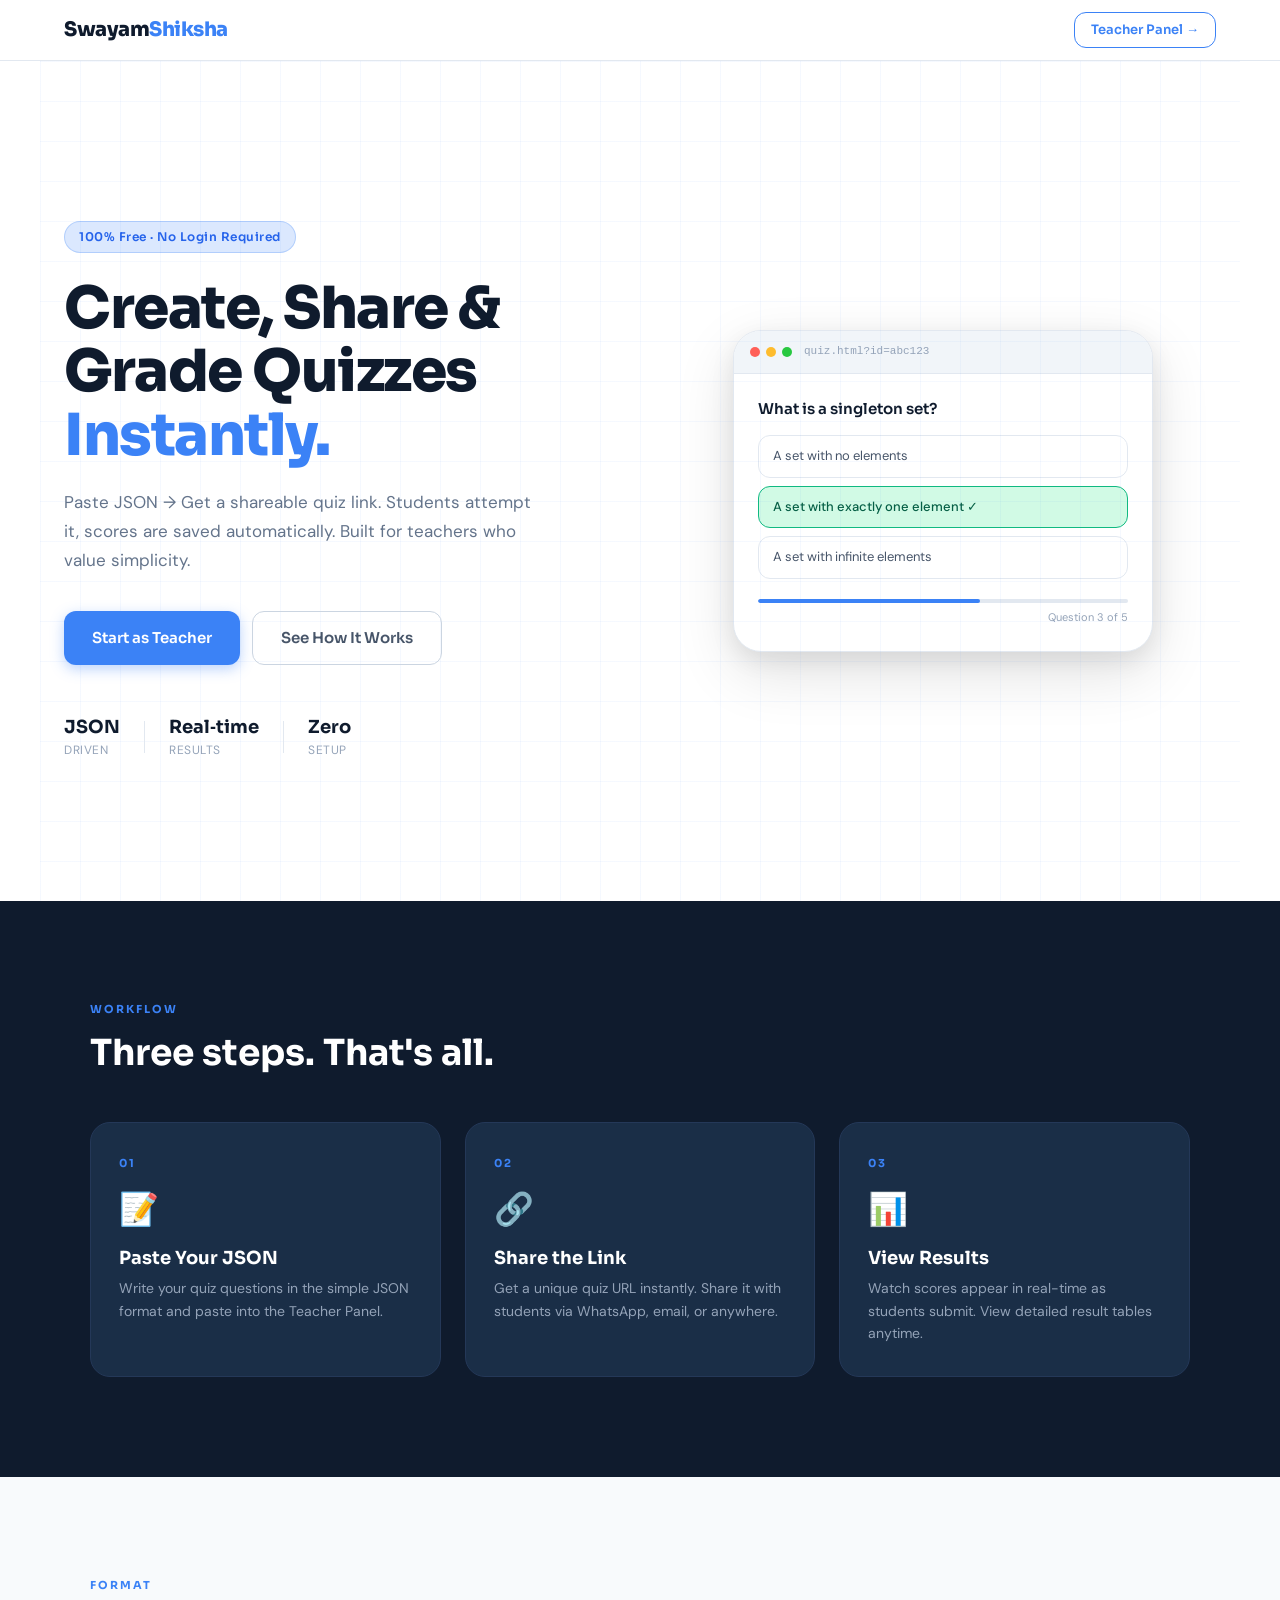
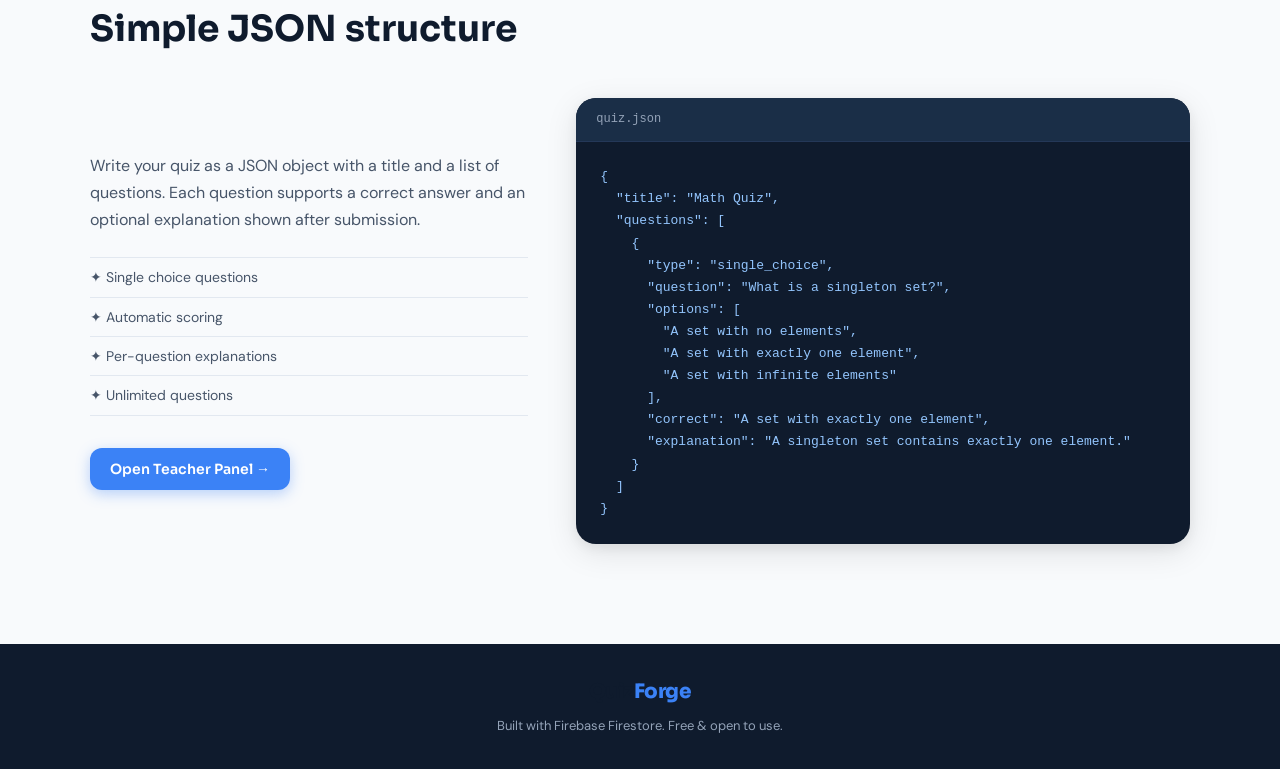
<file: index.html>
<!DOCTYPE html>
<html lang="en">
<head>
  <meta charset="UTF-8" />
  <meta name="viewport" content="width=device-width, initial-scale=1.0" />
  <title>SwayamShiksha</title>
  <link rel="stylesheet" href="css/style.css" />
  <link rel="preconnect" href="https://fonts.googleapis.com" />
  <link rel="preconnect" href="https://fonts.gstatic.com" crossorigin />
  <link href="https://fonts.googleapis.com/css2?family=Sora:wght@300;400;600;700;800&family=DM+Sans:ital,wght@0,300;0,400;0,500;1,400&display=swap" rel="stylesheet" />
</head>
<body class="landing-body">

  <!-- Navigation -->
  <nav class="navbar">
    <div class="nav-inner">
      <a href="index.html" class="logo">Swayam<span>Shiksha</span></a>
      <a href="teacher.html" class="btn btn-outline-nav">Teacher Panel →</a>
    </div>
  </nav>

  <!-- Hero Section -->
  <section class="hero">
    <div class="hero-bg-grid"></div>
    <div class="hero-content">
      <div class="hero-badge">100% Free · No Login Required</div>
      <h1 class="hero-title">Create, Share &amp;<br />Grade Quizzes<br /><span class="accent-text">Instantly.</span></h1>
      <p class="hero-subtitle">
        Paste JSON → Get a shareable quiz link. Students attempt it, scores are saved automatically. Built for teachers who value simplicity.
      </p>
      <div class="hero-actions">
        <a href="teacher.html" class="btn btn-primary btn-lg">Start as Teacher</a>
        <a href="#how-it-works" class="btn btn-ghost btn-lg">See How It Works</a>
      </div>
      <div class="hero-stats">
        <div class="stat"><span class="stat-num">JSON</span><span class="stat-label">Driven</span></div>
        <div class="stat-divider"></div>
        <div class="stat"><span class="stat-num">Real‑time</span><span class="stat-label">Results</span></div>
        <div class="stat-divider"></div>
        <div class="stat"><span class="stat-num">Zero</span><span class="stat-label">Setup</span></div>
      </div>
    </div>
    <div class="hero-visual">
      <div class="demo-card">
        <div class="demo-card-header">
          <div class="demo-dot red"></div>
          <div class="demo-dot yellow"></div>
          <div class="demo-dot green"></div>
          <span class="demo-label">quiz.html?id=abc123</span>
        </div>
        <div class="demo-card-body">
          <div class="demo-question">What is a singleton set?</div>
          <div class="demo-options">
            <div class="demo-option">A set with no elements</div>
            <div class="demo-option demo-selected">A set with exactly one element ✓</div>
            <div class="demo-option">A set with infinite elements</div>
          </div>
          <div class="demo-progress">
            <div class="demo-progress-bar" style="width: 60%"></div>
          </div>
          <div class="demo-progress-label">Question 3 of 5</div>
        </div>
      </div>
    </div>
  </section>

  <!-- How It Works -->
  <section class="how-section" id="how-it-works">
    <div class="section-inner">
      <div class="section-label">WORKFLOW</div>
      <h2 class="section-title">Three steps. That's all.</h2>
      <div class="steps-grid">
        <div class="step-card">
          <div class="step-number">01</div>
          <div class="step-icon">📝</div>
          <h3>Paste Your JSON</h3>
          <p>Write your quiz questions in the simple JSON format and paste into the Teacher Panel.</p>
        </div>
        <div class="step-card">
          <div class="step-number">02</div>
          <div class="step-icon">🔗</div>
          <h3>Share the Link</h3>
          <p>Get a unique quiz URL instantly. Share it with students via WhatsApp, email, or anywhere.</p>
        </div>
        <div class="step-card">
          <div class="step-number">03</div>
          <div class="step-icon">📊</div>
          <h3>View Results</h3>
          <p>Watch scores appear in real-time as students submit. View detailed result tables anytime.</p>
        </div>
      </div>
    </div>
  </section>

  <!-- JSON Format Preview -->
  <section class="json-section">
    <div class="section-inner">
      <div class="section-label">FORMAT</div>
      <h2 class="section-title">Simple JSON structure</h2>
      <div class="json-split">
        <div class="json-info">
          <p>Write your quiz as a JSON object with a title and a list of questions. Each question supports a correct answer and an optional explanation shown after submission.</p>
          <ul class="json-features">
            <li>✦ Single choice questions</li>
            <li>✦ Automatic scoring</li>
            <li>✦ Per-question explanations</li>
            <li>✦ Unlimited questions</li>
          </ul>
          <a href="teacher.html" class="btn btn-primary">Open Teacher Panel →</a>
        </div>
        <div class="json-code-block">
          <div class="code-header">quiz.json</div>
          <pre class="code-content">{
  "title": "Math Quiz",
  "questions": [
    {
      "type": "single_choice",
      "question": "What is a singleton set?",
      "options": [
        "A set with no elements",
        "A set with exactly one element",
        "A set with infinite elements"
      ],
      "correct": "A set with exactly one element",
      "explanation": "A singleton set contains exactly one element."
    }
  ]
}</pre>
        </div>
      </div>
    </div>
  </section>

  <!-- Footer -->
  <footer class="footer">
    <div class="footer-inner">
      <span class="logo">Quiz<span>Forge</span></span>
      <p>Built with Firebase Firestore. Free &amp; open to use.</p>
    </div>
  </footer>

</body>
</html>
</file>
<file: css/style.css>
/* =====================================================
   QuizForge — Main Stylesheet
   Design: Clean academic, navy + white + electric blue
   Fonts: Sora (display) + DM Sans (body)
   ===================================================== */

/* ─── CSS Variables ─────────────────────────────────── */
:root {
  --navy:        #0F1B2D;
  --navy-mid:    #1A2E47;
  --navy-light:  #243858;
  --blue:        #3B82F6;
  --blue-dark:   #2563EB;
  --blue-glow:   rgba(59, 130, 246, 0.18);
  --green:       #10B981;
  --green-light: #D1FAE5;
  --red:         #EF4444;
  --red-light:   #FEE2E2;
  --yellow:      #F59E0B;
  --white:       #FFFFFF;
  --off-white:   #F8FAFC;
  --gray-50:     #F8FAFC;
  --gray-100:    #F1F5F9;
  --gray-200:    #E2E8F0;
  --gray-300:    #CBD5E1;
  --gray-400:    #94A3B8;
  --gray-500:    #64748B;
  --gray-600:    #475569;
  --gray-700:    #334155;
  --gray-800:    #1E293B;
  --radius-sm:   6px;
  --radius:      12px;
  --radius-lg:   20px;
  --radius-xl:   28px;
  --shadow-sm:   0 1px 3px rgba(0,0,0,0.08), 0 1px 2px rgba(0,0,0,0.06);
  --shadow:      0 4px 16px rgba(0,0,0,0.08), 0 2px 6px rgba(0,0,0,0.05);
  --shadow-md:   0 8px 32px rgba(0,0,0,0.10), 0 4px 12px rgba(0,0,0,0.06);
  --shadow-lg:   0 20px 60px rgba(0,0,0,0.12), 0 8px 24px rgba(0,0,0,0.08);
  --transition:  0.2s cubic-bezier(0.4, 0, 0.2, 1);
}

/* ─── Reset & Base ───────────────────────────────────── */
*, *::before, *::after { box-sizing: border-box; margin: 0; padding: 0; }

html { scroll-behavior: smooth; }

body {
  font-family: 'DM Sans', sans-serif;
  font-size: 16px;
  line-height: 1.6;
  color: var(--gray-700);
  background: var(--off-white);
  -webkit-font-smoothing: antialiased;
}

h1, h2, h3, h4 {
  font-family: 'Sora', sans-serif;
  line-height: 1.2;
  color: var(--navy);
  font-weight: 700;
}

a { text-decoration: none; color: inherit; }
input, textarea, button { font-family: inherit; }
img { max-width: 100%; }

/* ─── Utility ────────────────────────────────────────── */
.hidden { display: none !important; }

/* ─── Navbar ─────────────────────────────────────────── */
.navbar {
  position: sticky;
  top: 0;
  z-index: 100;
  background: rgba(255,255,255,0.95);
  backdrop-filter: blur(12px);
  border-bottom: 1px solid var(--gray-200);
}

.nav-inner {
  max-width: 1200px;
  margin: 0 auto;
  padding: 0 24px;
  height: 60px;
  display: flex;
  align-items: center;
  justify-content: space-between;
}

.logo {
  font-family: 'Sora', sans-serif;
  font-size: 20px;
  font-weight: 800;
  color: var(--navy);
  letter-spacing: -0.5px;
}

.logo span { color: var(--blue); }

.nav-page-label {
  font-family: 'Sora', sans-serif;
  font-size: 13px;
  font-weight: 600;
  color: var(--gray-500);
  letter-spacing: 0.5px;
  text-transform: uppercase;
}

/* ─── Buttons ────────────────────────────────────────── */
.btn {
  display: inline-flex;
  align-items: center;
  justify-content: center;
  gap: 8px;
  padding: 10px 20px;
  border-radius: var(--radius);
  border: none;
  cursor: pointer;
  font-family: 'Sora', sans-serif;
  font-weight: 600;
  font-size: 14px;
  transition: all var(--transition);
  white-space: nowrap;
}

.btn-primary {
  background: var(--blue);
  color: var(--white);
  box-shadow: 0 4px 14px rgba(59,130,246,0.35);
}

.btn-primary:hover {
  background: var(--blue-dark);
  transform: translateY(-1px);
  box-shadow: 0 6px 20px rgba(59,130,246,0.45);
}

.btn-primary:active { transform: translateY(0); }

.btn-ghost {
  background: transparent;
  color: var(--gray-600);
  border: 1.5px solid var(--gray-300);
}

.btn-ghost:hover {
  background: var(--gray-100);
  border-color: var(--gray-400);
  color: var(--navy);
}

.btn-outline-nav {
  background: transparent;
  color: var(--blue);
  border: 1.5px solid var(--blue);
  padding: 7px 16px;
  font-size: 13px;
}

.btn-outline-nav:hover { background: var(--blue-glow); }

.btn-success {
  background: var(--green);
  color: var(--white);
  box-shadow: 0 4px 14px rgba(16,185,129,0.35);
}

.btn-success:hover { background: #059669; transform: translateY(-1px); }

.btn-danger {
  background: transparent;
  color: var(--red);
  border: 1.5px solid var(--red);
}

.btn-danger:hover { background: var(--red-light); }

.btn-copy {
  background: var(--navy);
  color: var(--white);
  border: none;
  padding: 8px 14px;
  border-radius: var(--radius-sm);
  font-size: 13px;
  font-weight: 600;
  cursor: pointer;
  transition: background var(--transition);
}

.btn-copy:hover { background: var(--navy-mid); }

.btn-lg { padding: 14px 28px; font-size: 15px; }
.btn-sm { padding: 7px 14px; font-size: 13px; }
.btn-block { width: 100%; }

/* ─── Landing: Hero ──────────────────────────────────── */
.landing-body { background: var(--white); }

.hero {
  min-height: calc(100vh - 60px);
  display: grid;
  grid-template-columns: 1fr 1fr;
  align-items: center;
  max-width: 1200px;
  margin: 0 auto;
  padding: 80px 24px 60px;
  gap: 60px;
  position: relative;
}

.hero-bg-grid {
  position: absolute;
  inset: 0;
  background-image:
    linear-gradient(rgba(59,130,246,0.05) 1px, transparent 1px),
    linear-gradient(90deg, rgba(59,130,246,0.05) 1px, transparent 1px);
  background-size: 40px 40px;
  pointer-events: none;
}

.hero-content { position: relative; z-index: 1; }

.hero-badge {
  display: inline-block;
  padding: 5px 14px;
  background: var(--blue-glow);
  color: var(--blue-dark);
  border: 1px solid rgba(59,130,246,0.25);
  border-radius: 100px;
  font-size: 12px;
  font-weight: 600;
  letter-spacing: 0.5px;
  margin-bottom: 24px;
  font-family: 'Sora', sans-serif;
}

.hero-title {
  font-size: clamp(38px, 5vw, 58px);
  font-weight: 800;
  color: var(--navy);
  line-height: 1.1;
  letter-spacing: -1.5px;
  margin-bottom: 20px;
}

.accent-text { color: var(--blue); }

.hero-subtitle {
  font-size: 17px;
  color: var(--gray-500);
  max-width: 480px;
  line-height: 1.7;
  margin-bottom: 36px;
}

.hero-actions { display: flex; gap: 12px; flex-wrap: wrap; margin-bottom: 48px; }

.hero-stats {
  display: flex;
  align-items: center;
  gap: 24px;
}

.stat { display: flex; flex-direction: column; }
.stat-num { font-family: 'Sora', sans-serif; font-size: 18px; font-weight: 700; color: var(--navy); }
.stat-label { font-size: 12px; color: var(--gray-400); text-transform: uppercase; letter-spacing: 0.5px; }
.stat-divider { width: 1px; height: 32px; background: var(--gray-200); }

/* ─── Demo Card (hero visual) ────────────────────────── */
.hero-visual { display: flex; justify-content: center; }

.demo-card {
  background: var(--white);
  border-radius: var(--radius-xl);
  box-shadow: var(--shadow-lg);
  border: 1px solid var(--gray-200);
  width: 100%;
  max-width: 420px;
  overflow: hidden;
  animation: floatCard 4s ease-in-out infinite;
}

@keyframes floatCard {
  0%, 100% { transform: translateY(0px); }
  50% { transform: translateY(-10px); }
}

.demo-card-header {
  background: var(--gray-100);
  padding: 12px 16px;
  display: flex;
  align-items: center;
  gap: 6px;
  border-bottom: 1px solid var(--gray-200);
}

.demo-dot { width: 10px; height: 10px; border-radius: 50%; }
.demo-dot.red { background: #FF5F57; }
.demo-dot.yellow { background: #FEBC2E; }
.demo-dot.green { background: #28C840; }
.demo-label { font-size: 11px; color: var(--gray-400); margin-left: 6px; font-family: monospace; }

.demo-card-body { padding: 24px; }

.demo-question {
  font-family: 'Sora', sans-serif;
  font-size: 15px;
  font-weight: 600;
  color: var(--navy);
  margin-bottom: 16px;
  line-height: 1.4;
}

.demo-options { display: flex; flex-direction: column; gap: 8px; margin-bottom: 20px; }

.demo-option {
  padding: 10px 14px;
  border-radius: var(--radius);
  border: 1.5px solid var(--gray-200);
  font-size: 13px;
  color: var(--gray-600);
  transition: all var(--transition);
}

.demo-selected {
  background: var(--green-light);
  border-color: var(--green);
  color: #065F46;
  font-weight: 500;
}

.demo-progress { height: 4px; background: var(--gray-200); border-radius: 4px; overflow: hidden; }
.demo-progress-bar { height: 100%; background: var(--blue); border-radius: 4px; }
.demo-progress-label { font-size: 11px; color: var(--gray-400); margin-top: 6px; text-align: right; }

/* ─── How It Works Section ───────────────────────────── */
.how-section {
  background: var(--navy);
  padding: 100px 24px;
}

.section-inner { max-width: 1100px; margin: 0 auto; }

.section-label {
  font-family: 'Sora', sans-serif;
  font-size: 11px;
  font-weight: 700;
  letter-spacing: 2px;
  color: var(--blue);
  text-transform: uppercase;
  margin-bottom: 12px;
}

.how-section .section-title {
  font-size: 36px;
  font-weight: 700;
  color: var(--white);
  margin-bottom: 48px;
}

.steps-grid {
  display: grid;
  grid-template-columns: repeat(3, 1fr);
  gap: 24px;
}

.step-card {
  background: var(--navy-mid);
  border: 1px solid var(--navy-light);
  border-radius: var(--radius-lg);
  padding: 32px 28px;
  position: relative;
  transition: all var(--transition);
}

.step-card:hover {
  border-color: var(--blue);
  transform: translateY(-4px);
  box-shadow: 0 0 30px rgba(59,130,246,0.15);
}

.step-number {
  font-family: 'Sora', sans-serif;
  font-size: 11px;
  font-weight: 700;
  letter-spacing: 2px;
  color: var(--blue);
  margin-bottom: 12px;
}

.step-icon { font-size: 32px; margin-bottom: 12px; }

.step-card h3 {
  font-size: 18px;
  color: var(--white);
  margin-bottom: 8px;
}

.step-card p { font-size: 14px; color: var(--gray-400); line-height: 1.6; }

/* ─── JSON Format Section ────────────────────────────── */
.json-section {
  padding: 100px 24px;
  background: var(--off-white);
}

.section-title {
  font-size: 36px;
  font-weight: 700;
  margin-bottom: 48px;
}

.json-split {
  display: grid;
  grid-template-columns: 1fr 1.4fr;
  gap: 48px;
  align-items: center;
}

.json-info p {
  font-size: 16px;
  color: var(--gray-600);
  margin-bottom: 24px;
  line-height: 1.7;
}

.json-features { list-style: none; margin-bottom: 32px; }
.json-features li { padding: 8px 0; font-size: 14px; color: var(--gray-600); border-bottom: 1px solid var(--gray-200); }
.json-features li:first-child { border-top: 1px solid var(--gray-200); }

.json-code-block {
  background: var(--navy);
  border-radius: var(--radius-lg);
  overflow: hidden;
  box-shadow: var(--shadow-md);
}

.code-header {
  padding: 12px 20px;
  background: var(--navy-mid);
  font-size: 12px;
  color: var(--gray-400);
  font-family: monospace;
  border-bottom: 1px solid var(--navy-light);
}

.code-content {
  padding: 24px;
  font-family: 'Courier New', monospace;
  font-size: 13px;
  line-height: 1.7;
  color: #93C5FD;
  overflow-x: auto;
  white-space: pre;
}

/* ─── Footer ─────────────────────────────────────────── */
.footer {
  background: var(--navy);
  padding: 32px 24px;
  text-align: center;
}

.footer-inner { max-width: 1200px; margin: 0 auto; }
.footer p { color: var(--gray-400); font-size: 13px; margin-top: 8px; }

/* ─── App Body Layout ────────────────────────────────── */
.app-body { background: var(--gray-50); min-height: 100vh; }

.app-layout {
  max-width: 1200px;
  margin: 0 auto;
  padding: 32px 24px;
  display: grid;
  grid-template-columns: 420px 1fr;
  gap: 24px;
  align-items: start;
}

/* ─── Panels ─────────────────────────────────────────── */
.panel {
  background: var(--white);
  border-radius: var(--radius-xl);
  border: 1px solid var(--gray-200);
  box-shadow: var(--shadow-sm);
  padding: 28px;
}

.panel-header { margin-bottom: 24px; }
.panel-title { font-size: 20px; margin-bottom: 6px; }
.panel-subtitle { font-size: 13px; color: var(--gray-400); }

/* ─── Form Fields ────────────────────────────────────── */
.field-group { margin-bottom: 16px; }

.field-label {
  display: block;
  font-size: 12px;
  font-weight: 600;
  font-family: 'Sora', sans-serif;
  color: var(--gray-600);
  text-transform: uppercase;
  letter-spacing: 0.5px;
  margin-bottom: 8px;
}

.json-textarea {
  width: 100%;
  height: 260px;
  padding: 14px;
  border: 1.5px solid var(--gray-200);
  border-radius: var(--radius);
  font-family: 'Courier New', monospace;
  font-size: 12px;
  line-height: 1.6;
  color: var(--navy);
  background: var(--gray-50);
  resize: vertical;
  outline: none;
  transition: border-color var(--transition);
}

.json-textarea:focus { border-color: var(--blue); background: var(--white); }

.text-input {
  width: 100%;
  padding: 12px 16px;
  border: 1.5px solid var(--gray-200);
  border-radius: var(--radius);
  font-size: 15px;
  color: var(--navy);
  background: var(--white);
  outline: none;
  transition: border-color var(--transition);
}

.text-input:focus { border-color: var(--blue); }

.field-error {
  margin-top: 6px;
  font-size: 12px;
  color: var(--red);
  font-weight: 500;
}

/* ─── Success Box ────────────────────────────────────── */
.success-box {
  margin-top: 16px;
  padding: 16px;
  background: var(--green-light);
  border: 1.5px solid var(--green);
  border-radius: var(--radius);
  display: flex;
  gap: 12px;
  align-items: flex-start;
}

.success-icon {
  width: 28px;
  height: 28px;
  background: var(--green);
  color: var(--white);
  border-radius: 50%;
  display: flex;
  align-items: center;
  justify-content: center;
  font-size: 14px;
  flex-shrink: 0;
  font-weight: 700;
}

.success-label { font-size: 12px; font-weight: 600; color: #065F46; margin-bottom: 8px; font-family: 'Sora', sans-serif; }

.link-row { display: flex; gap: 8px; }

.link-input {
  flex: 1;
  padding: 8px 12px;
  border: 1px solid rgba(16,185,129,0.3);
  border-radius: var(--radius-sm);
  font-family: monospace;
  font-size: 12px;
  color: var(--navy);
  background: var(--white);
  outline: none;
}

/* ─── Format Guide ───────────────────────────────────── */
.format-guide {
  margin-top: 16px;
  border: 1px solid var(--gray-200);
  border-radius: var(--radius);
  overflow: hidden;
}

.format-guide summary {
  padding: 10px 14px;
  font-size: 13px;
  font-weight: 600;
  color: var(--gray-600);
  cursor: pointer;
  user-select: none;
}

.format-code {
  padding: 14px;
  background: var(--gray-800);
  color: #93C5FD;
  font-family: monospace;
  font-size: 11px;
  line-height: 1.6;
  overflow-x: auto;
}

/* ─── Quiz Card List (Teacher) ───────────────────────── */
.quiz-card-list { display: flex; flex-direction: column; gap: 12px; }

.quiz-item-card {
  border: 1px solid var(--gray-200);
  border-radius: var(--radius-lg);
  padding: 18px 20px;
  display: flex;
  align-items: center;
  justify-content: space-between;
  gap: 12px;
  transition: all var(--transition);
  background: var(--white);
}

.quiz-item-card:hover { border-color: var(--blue); box-shadow: 0 0 0 3px var(--blue-glow); }

.quiz-item-info { flex: 1; min-width: 0; }

.quiz-item-title {
  font-family: 'Sora', sans-serif;
  font-size: 15px;
  font-weight: 600;
  color: var(--navy);
  white-space: nowrap;
  overflow: hidden;
  text-overflow: ellipsis;
  margin-bottom: 4px;
}

.quiz-item-meta { font-size: 12px; color: var(--gray-400); }

.quiz-item-actions { display: flex; gap: 8px; flex-shrink: 0; }

/* ─── State Boxes ────────────────────────────────────── */
.state-box {
  text-align: center;
  padding: 48px 24px;
  color: var(--gray-400);
}

.state-box .state-icon { font-size: 40px; margin-bottom: 12px; }

.state-box p { font-size: 14px; }

.state-center {
  text-align: center;
  padding: 80px 24px;
  color: var(--gray-400);
}

.state-icon-lg { font-size: 56px; margin-bottom: 16px; }
.state-center h2 { font-size: 22px; margin-bottom: 8px; color: var(--navy); }
.state-center p { margin-bottom: 24px; }

/* ─── Spinner ────────────────────────────────────────── */
.spinner {
  width: 28px;
  height: 28px;
  border: 3px solid var(--gray-200);
  border-top-color: var(--blue);
  border-radius: 50%;
  animation: spin 0.7s linear infinite;
  margin: 0 auto 16px;
}

.spinner-lg { width: 44px; height: 44px; border-width: 4px; }

@keyframes spin { to { transform: rotate(360deg); } }

/* ─── Quiz Page Layout ───────────────────────────────── */
.quiz-body { background: var(--gray-100); }

.quiz-container {
  max-width: 680px;
  margin: 0 auto;
  padding: 32px 20px 60px;
}

/* ─── Name Gate ──────────────────────────────────────── */
.name-gate { display: flex; justify-content: center; padding: 20px 0; }

.name-gate-card {
  background: var(--white);
  border-radius: var(--radius-xl);
  padding: 40px;
  width: 100%;
  max-width: 440px;
  box-shadow: var(--shadow-md);
  border: 1px solid var(--gray-200);
  text-align: center;
}

.name-gate-icon { font-size: 48px; margin-bottom: 16px; }

.name-gate-title {
  font-size: 22px;
  margin-bottom: 8px;
  text-align: center;
}

.name-gate-subtitle {
  font-size: 14px;
  color: var(--gray-400);
  margin-bottom: 24px;
}

.name-gate-card .field-group { text-align: left; margin-bottom: 20px; }

.name-gate-note {
  font-size: 12px;
  color: var(--gray-400);
  margin-top: 14px;
}

/* ─── Quiz Main ──────────────────────────────────────── */
.quiz-main { display: flex; flex-direction: column; gap: 16px; }

.quiz-progress-wrap {
  background: var(--white);
  border-radius: var(--radius);
  padding: 14px 18px;
  border: 1px solid var(--gray-200);
  box-shadow: var(--shadow-sm);
}

.quiz-progress-meta {
  display: flex;
  justify-content: space-between;
  font-size: 12px;
  font-weight: 600;
  color: var(--gray-500);
  font-family: 'Sora', sans-serif;
  margin-bottom: 8px;
}

.quiz-progress-bar-track {
  height: 6px;
  background: var(--gray-200);
  border-radius: 6px;
  overflow: hidden;
}

.quiz-progress-bar-fill {
  height: 100%;
  background: linear-gradient(90deg, var(--blue), #60A5FA);
  border-radius: 6px;
  transition: width 0.4s cubic-bezier(0.4, 0, 0.2, 1);
}

/* ─── Question Card ──────────────────────────────────── */
.question-card {
  background: var(--white);
  border-radius: var(--radius-xl);
  padding: 32px;
  border: 1px solid var(--gray-200);
  box-shadow: var(--shadow);
  animation: slideIn 0.3s cubic-bezier(0.4, 0, 0.2, 1);
}

@keyframes slideIn {
  from { opacity: 0; transform: translateY(12px); }
  to { opacity: 1; transform: translateY(0); }
}

.question-number-badge {
  display: inline-block;
  background: var(--blue-glow);
  color: var(--blue-dark);
  font-family: 'Sora', sans-serif;
  font-size: 11px;
  font-weight: 700;
  letter-spacing: 1px;
  padding: 4px 10px;
  border-radius: 100px;
  margin-bottom: 16px;
  text-transform: uppercase;
}

.question-text {
  font-size: 20px;
  font-weight: 700;
  color: var(--navy);
  line-height: 1.4;
  margin-bottom: 24px;
}

.options-list { display: flex; flex-direction: column; gap: 10px; }

.option-item {
  padding: 14px 18px;
  border-radius: var(--radius);
  border: 2px solid var(--gray-200);
  font-size: 15px;
  color: var(--gray-700);
  cursor: pointer;
  transition: all var(--transition);
  user-select: none;
  display: flex;
  align-items: center;
  gap: 12px;
}

.option-item:hover {
  border-color: var(--blue);
  background: var(--blue-glow);
  color: var(--navy);
}

.option-item.selected {
  border-color: var(--blue);
  background: var(--blue-glow);
  color: var(--navy);
  font-weight: 500;
}

.option-item .option-letter {
  width: 26px;
  height: 26px;
  border-radius: 50%;
  background: var(--gray-100);
  display: flex;
  align-items: center;
  justify-content: center;
  font-family: 'Sora', sans-serif;
  font-size: 11px;
  font-weight: 700;
  color: var(--gray-500);
  flex-shrink: 0;
  transition: all var(--transition);
}

.option-item.selected .option-letter {
  background: var(--blue);
  color: var(--white);
}

/* ─── Quiz Navigation ────────────────────────────────── */
.quiz-nav {
  display: flex;
  gap: 10px;
  justify-content: space-between;
  align-items: center;
  flex-wrap: wrap;
}

/* ─── Dot Navigation ─────────────────────────────────── */
.dot-nav {
  display: flex;
  flex-wrap: wrap;
  gap: 8px;
  justify-content: center;
  padding: 8px 0;
}

.dot {
  width: 10px;
  height: 10px;
  border-radius: 50%;
  background: var(--gray-300);
  cursor: pointer;
  transition: all var(--transition);
}

.dot.answered { background: var(--blue); }
.dot.current { background: var(--navy); transform: scale(1.3); }

/* ─── Quiz Results ───────────────────────────────────── */
.quiz-result { display: flex; justify-content: center; }

.result-card {
  background: var(--white);
  border-radius: var(--radius-xl);
  padding: 40px 32px;
  max-width: 560px;
  width: 100%;
  text-align: center;
  box-shadow: var(--shadow-lg);
  border: 1px solid var(--gray-200);
  animation: slideIn 0.4s cubic-bezier(0.4, 0, 0.2, 1);
}

.result-trophy { font-size: 56px; margin-bottom: 8px; }
.result-name { font-size: 22px; color: var(--navy); margin-bottom: 20px; }

.result-score-ring {
  display: inline-flex;
  align-items: baseline;
  gap: 4px;
  background: var(--navy);
  color: var(--white);
  padding: 20px 32px;
  border-radius: var(--radius-xl);
  margin-bottom: 16px;
}

.result-score-num { font-family: 'Sora', sans-serif; font-size: 48px; font-weight: 800; }
.result-score-total { font-size: 20px; color: var(--gray-400); font-weight: 400; }

.result-percent { font-family: 'Sora', sans-serif; font-size: 24px; font-weight: 700; color: var(--blue); margin-bottom: 4px; }
.result-grade { font-size: 14px; color: var(--gray-400); margin-bottom: 32px; font-weight: 500; }

/* ─── Answer Review ──────────────────────────────────── */
.review-section { text-align: left; border-top: 1px solid var(--gray-200); padding-top: 24px; }
.review-heading { font-size: 16px; margin-bottom: 16px; color: var(--navy); }
.review-list { display: flex; flex-direction: column; gap: 12px; }

.review-item {
  padding: 14px 16px;
  border-radius: var(--radius);
  border-left: 4px solid var(--gray-300);
  background: var(--gray-50);
}

.review-item.correct { border-left-color: var(--green); background: var(--green-light); }
.review-item.wrong { border-left-color: var(--red); background: var(--red-light); }

.review-q { font-size: 13px; font-weight: 600; color: var(--navy); margin-bottom: 6px; }
.review-your-answer { font-size: 12px; color: var(--gray-500); margin-bottom: 2px; }
.review-correct-answer { font-size: 12px; color: var(--green); font-weight: 600; }
.review-explanation { font-size: 12px; color: var(--gray-500); margin-top: 4px; font-style: italic; }

/* ─── Results Page ───────────────────────────────────── */
.results-container {
  max-width: 1000px;
  margin: 0 auto;
  padding: 32px 24px 60px;
}

.results-header {
  display: flex;
  justify-content: space-between;
  align-items: flex-start;
  margin-bottom: 24px;
  flex-wrap: wrap;
  gap: 16px;
}

.results-title { font-size: 28px; margin-bottom: 4px; }
.results-meta { font-size: 13px; color: var(--gray-400); }
.results-header-actions { display: flex; gap: 10px; }

/* Stats Row */
.stats-row {
  display: grid;
  grid-template-columns: repeat(4, 1fr);
  gap: 16px;
  margin-bottom: 24px;
}

.stat-card {
  background: var(--white);
  border: 1px solid var(--gray-200);
  border-radius: var(--radius-lg);
  padding: 20px;
  text-align: center;
  box-shadow: var(--shadow-sm);
}

.stat-card-num {
  font-family: 'Sora', sans-serif;
  font-size: 28px;
  font-weight: 700;
  color: var(--navy);
  margin-bottom: 4px;
}

.stat-card-label { font-size: 12px; color: var(--gray-400); text-transform: uppercase; letter-spacing: 0.5px; }

/* Grade badges — used in accordion headers */
.grade-badge {
  display: inline-flex;
  align-items: center;
  justify-content: center;
  min-width: 36px;
  padding: 3px 10px;
  border-radius: 100px;
  font-size: 11px;
  font-weight: 700;
  font-family: 'Sora', sans-serif;
  letter-spacing: 0.3px;
  flex-shrink: 0;
}

.grade-a { background: var(--green-light); color: #065F46; }
.grade-b { background: #DBEAFE; color: #1E40AF; }
.grade-c { background: #FEF3C7; color: #92400E; }
.grade-d { background: var(--red-light); color: #991B1B; }

.quiz-link-copy-row {
  display: flex;
  gap: 8px;
  margin-top: 16px;
  max-width: 440px;
  margin-left: auto;
  margin-right: auto;
}

/* ─── Results Toolbar (search + sort) ────────────────── */
.results-toolbar {
  display: flex;
  align-items: center;
  gap: 12px;
  margin-bottom: 16px;
  flex-wrap: wrap;
}

.search-input {
  flex: 1;
  min-width: 200px;
  padding: 10px 16px;
  font-size: 14px;
  border: 1.5px solid var(--gray-200);
  border-radius: var(--radius);
  outline: none;
  color: var(--navy);
  background: var(--white);
  transition: border-color var(--transition);
}

.search-input:focus { border-color: var(--blue); }

.sort-group {
  display: flex;
  align-items: center;
  gap: 8px;
  flex-shrink: 0;
}

.sort-label {
  font-size: 12px;
  font-weight: 600;
  color: var(--gray-500);
  font-family: 'Sora', sans-serif;
  text-transform: uppercase;
  letter-spacing: 0.5px;
  white-space: nowrap;
}

.sort-select {
  padding: 9px 14px;
  border: 1.5px solid var(--gray-200);
  border-radius: var(--radius);
  font-size: 13px;
  font-family: 'DM Sans', sans-serif;
  color: var(--navy);
  background: var(--white);
  cursor: pointer;
  outline: none;
  transition: border-color var(--transition);
}

.sort-select:focus { border-color: var(--blue); }

/* ─── Student Accordion List ─────────────────────────── */
.student-list {
  display: flex;
  flex-direction: column;
  gap: 10px;
}

/* ─── Individual Student Card ────────────────────────── */
.student-card {
  background: var(--white);
  border: 1.5px solid var(--gray-200);
  border-radius: var(--radius-lg);
  overflow: hidden;
  box-shadow: var(--shadow-sm);
  transition: border-color var(--transition), box-shadow var(--transition);
}

.student-card:hover {
  border-color: var(--gray-300);
  box-shadow: var(--shadow);
}

.student-card.expanded {
  border-color: var(--blue);
  box-shadow: 0 0 0 3px var(--blue-glow), var(--shadow);
}

/* ─── Card Header (always visible) ───────────────────── */
.student-card-header {
  display: flex;
  align-items: center;
  justify-content: space-between;
  padding: 16px 20px;
  cursor: pointer;
  user-select: none;
  gap: 12px;
  transition: background var(--transition);
}

.student-card-header:hover { background: var(--gray-50); }
.student-card.expanded .student-card-header { background: var(--gray-50); }

/* left side: avatar + name + date */
.sc-left {
  display: flex;
  align-items: center;
  gap: 12px;
  min-width: 0;
  flex: 1;
}

.sc-avatar {
  width: 40px;
  height: 40px;
  border-radius: 50%;
  background: linear-gradient(135deg, var(--navy), var(--blue));
  color: var(--white);
  font-family: 'Sora', sans-serif;
  font-size: 15px;
  font-weight: 700;
  display: flex;
  align-items: center;
  justify-content: center;
  flex-shrink: 0;
}

.sc-info { min-width: 0; }

.sc-name {
  font-family: 'Sora', sans-serif;
  font-size: 15px;
  font-weight: 600;
  color: var(--navy);
  white-space: nowrap;
  overflow: hidden;
  text-overflow: ellipsis;
}

.sc-meta {
  font-size: 12px;
  color: var(--gray-400);
  margin-top: 1px;
}

/* right side: pills + score ring + grade + chevron */
.sc-right {
  display: flex;
  align-items: center;
  gap: 10px;
  flex-shrink: 0;
}

.sc-mini-pills {
  display: flex;
  gap: 6px;
  flex-wrap: wrap;
}

.mini-pill {
  display: inline-flex;
  align-items: center;
  gap: 3px;
  padding: 3px 9px;
  border-radius: 100px;
  font-family: 'Sora', sans-serif;
  font-size: 11px;
  font-weight: 600;
  white-space: nowrap;
}

.pill-correct { background: var(--green-light); color: #065F46; }
.pill-wrong   { background: var(--red-light);   color: #991B1B; }

.sc-score-ring {
  display: flex;
  align-items: baseline;
  gap: 1px;
  padding: 6px 12px;
  border-radius: var(--radius);
  font-family: 'Sora', sans-serif;
}

.sc-score-ring.ring-green { background: var(--green-light); }
.sc-score-ring.ring-yellow { background: #FEF3C7; }
.sc-score-ring.ring-red   { background: var(--red-light); }

.sc-score-num {
  font-size: 18px;
  font-weight: 800;
  line-height: 1;
}

.ring-green .sc-score-num { color: #065F46; }
.ring-yellow .sc-score-num { color: #92400E; }
.ring-red .sc-score-num   { color: #991B1B; }

.sc-score-denom {
  font-size: 12px;
  font-weight: 500;
  opacity: 0.65;
}

.ring-green .sc-score-denom { color: #065F46; }
.ring-yellow .sc-score-denom { color: #92400E; }
.ring-red .sc-score-denom   { color: #991B1B; }

/* Animated chevron */
.sc-chevron {
  color: var(--gray-400);
  transition: transform var(--transition), color var(--transition);
  display: flex;
  align-items: center;
}

.student-card.expanded .sc-chevron {
  transform: rotate(180deg);
  color: var(--blue);
}

/* ─── Card Body (collapsible) ────────────────────────── */
.student-card-body {
  display: grid;
  grid-template-rows: 0fr;
  transition: grid-template-rows 0.32s cubic-bezier(0.4, 0, 0.2, 1);
  border-top: 1px solid transparent;
}

.student-card.expanded .student-card-body {
  grid-template-rows: 1fr;
  border-top-color: var(--gray-200);
}

/* Inner wrapper needed for grid-template-rows animation */
.student-card-body-inner {
  overflow: hidden;
}

/* Score progress bar inside card */
.sc-progress-wrap {
  padding: 16px 20px 12px;
  display: flex;
  align-items: center;
  gap: 12px;
  border-bottom: 1px solid var(--gray-100);
  background: var(--gray-50);
}

.sc-progress-track {
  flex: 1;
  height: 8px;
  background: var(--gray-200);
  border-radius: 8px;
  overflow: hidden;
}

.sc-progress-fill {
  height: 100%;
  border-radius: 8px;
  transition: width 0.6s cubic-bezier(0.4, 0, 0.2, 1);
}

.sc-progress-fill.ring-green  { background: linear-gradient(90deg, var(--green), #34D399); }
.sc-progress-fill.ring-yellow { background: linear-gradient(90deg, var(--yellow), #FCD34D); }
.sc-progress-fill.ring-red    { background: linear-gradient(90deg, var(--red), #F87171); }

.sc-progress-label {
  font-size: 12px;
  font-weight: 600;
  font-family: 'Sora', sans-serif;
  color: var(--gray-500);
  white-space: nowrap;
  flex-shrink: 0;
}

.sc-no-detail {
  padding: 20px;
  font-size: 13px;
  color: var(--gray-400);
  text-align: center;
}

/* ─── Question Review List ───────────────────────────── */
.question-review-list {
  padding: 16px 20px 20px;
  display: flex;
  flex-direction: column;
  gap: 12px;
}

/* Individual question review block */
.question-review-item {
  border-radius: var(--radius);
  border: 1.5px solid var(--gray-200);
  overflow: hidden;
  transition: border-color var(--transition);
}

.question-review-item.qr-correct { border-color: rgba(16,185,129,0.3); }
.question-review-item.qr-wrong   { border-color: rgba(239,68,68,0.3); }

/* Header row: question text + status badge */
.qr-header {
  display: flex;
  align-items: flex-start;
  justify-content: space-between;
  gap: 12px;
  padding: 12px 14px 10px;
  background: var(--gray-50);
  border-bottom: 1px solid var(--gray-100);
}

.qr-correct .qr-header { background: #F0FDF4; border-bottom-color: rgba(16,185,129,0.15); }
.qr-wrong   .qr-header { background: #FFF5F5; border-bottom-color: rgba(239,68,68,0.15); }

.qr-header-left {
  display: flex;
  align-items: flex-start;
  gap: 8px;
  flex: 1;
  min-width: 0;
}

.qr-number {
  font-family: 'Sora', sans-serif;
  font-size: 10px;
  font-weight: 700;
  letter-spacing: 1px;
  color: var(--white);
  background: var(--navy);
  padding: 2px 7px;
  border-radius: 4px;
  flex-shrink: 0;
  margin-top: 1px;
}

.qr-question-text {
  font-size: 13px;
  font-weight: 600;
  color: var(--navy);
  line-height: 1.45;
}

/* Status badge: ✓ Correct / ✗ Incorrect */
.qr-status-badge {
  display: inline-flex;
  align-items: center;
  gap: 4px;
  padding: 3px 10px;
  border-radius: 100px;
  font-size: 11px;
  font-weight: 700;
  font-family: 'Sora', sans-serif;
  white-space: nowrap;
  flex-shrink: 0;
}

.qr-status-badge.qr-correct { background: var(--green-light); color: #065F46; }
.qr-status-badge.qr-wrong   { background: var(--red-light);   color: #991B1B; }

.qr-status-icon { font-size: 11px; }

/* Answer Comparison Rows inside each question review */
/* Container for the two rows */
.qr-answers-body {
  padding: 10px 14px;
  display: flex;
  flex-direction: column;
  gap: 7px;
}

/* Base row shared by student-answer and correct-answer rows */
.qr-answer-row {
  display: flex;
  align-items: center;
  gap: 12px;
  padding: 10px 14px;
  border-radius: var(--radius-sm);
  border: 1.5px solid transparent;
  min-height: 44px;
}

/* Left label: "Student's Answer" or "Correct Answer" */
.qr-answer-label {
  font-family: 'Sora', sans-serif;
  font-size: 10px;
  font-weight: 700;
  text-transform: uppercase;
  letter-spacing: 0.6px;
  white-space: nowrap;
  min-width: 115px;
  flex-shrink: 0;
}

/* The answer text itself */
.qr-answer-value {
  flex: 1;
  font-size: 13px;
  font-weight: 500;
  line-height: 1.4;
  word-break: break-word;
}

/* Tick or cross icon on the right */
.qr-answer-indicator {
  font-size: 15px;
  font-weight: 700;
  flex-shrink: 0;
  min-width: 18px;
  text-align: center;
}

/* Student picked the CORRECT answer: green row */
.qr-answer-selected-correct {
  background: #F0FDF4;
  border-color: rgba(16,185,129,0.35);
}
.qr-answer-selected-correct .qr-answer-label     { color: #065F46; }
.qr-answer-selected-correct .qr-answer-value     { color: #065F46; }
.qr-answer-selected-correct .qr-answer-indicator { color: var(--green); }

/* Student picked a WRONG answer: red row */
.qr-answer-selected-wrong {
  background: #FFF5F5;
  border-color: rgba(239,68,68,0.3);
}
.qr-answer-selected-wrong .qr-answer-label     { color: #991B1B; }
.qr-answer-selected-wrong .qr-answer-value     { color: #991B1B; font-weight: 600; }
.qr-answer-selected-wrong .qr-answer-indicator { color: var(--red); }

/* Correct answer row (only shown when student was wrong): green tint */
.qr-answer-correct {
  background: #F0FDF4;
  border-color: rgba(16,185,129,0.25);
}
.qr-answer-correct .qr-answer-label { color: #065F46; }
.qr-answer-correct .qr-answer-value { color: #065F46; }
.qr-ind-correct { color: var(--green); }

/* Explanation block */
.qr-explanation {
  display: flex;
  align-items: flex-start;
  gap: 8px;
  margin: 0 14px 12px;
  padding: 10px 12px;
  background: #FFFBEB;
  border: 1px solid #FDE68A;
  border-radius: var(--radius-sm);
  font-size: 12px;
  color: #92400E;
  line-height: 1.5;
}

.qr-explanation-icon { flex-shrink: 0; font-size: 13px; }

/* ─── Responsive ─────────────────────────────────────── */
@media (max-width: 900px) {
  .hero {
    grid-template-columns: 1fr;
    text-align: center;
    padding: 60px 20px 40px;
  }

  .hero-subtitle { margin: 0 auto 32px; }
  .hero-actions { justify-content: center; }
  .hero-stats { justify-content: center; }
  .hero-visual { order: -1; }
  .demo-card { max-width: 360px; }

  .steps-grid { grid-template-columns: 1fr; }
  .json-split { grid-template-columns: 1fr; }
  .app-layout { grid-template-columns: 1fr; }
  .stats-row { grid-template-columns: repeat(2, 1fr); }
  .results-header { flex-direction: column; }
  .results-header-actions { flex-wrap: wrap; }

  /* Accordion: hide pills on mid-size screens */
  .sc-mini-pills { display: none; }
}

@media (max-width: 640px) {
  .panel { padding: 20px 16px; }
  .question-card { padding: 20px 16px; }
  .quiz-nav { justify-content: center; }
  .stats-row { grid-template-columns: 1fr 1fr; }
  .result-score-num { font-size: 36px; }

  /* Accordion mobile layout */
  .student-card-header { padding: 12px 14px; gap: 8px; }
  .sc-avatar { width: 34px; height: 34px; font-size: 13px; }
  .sc-name { font-size: 14px; }
  .sc-right { gap: 6px; }
  .sc-score-ring { padding: 5px 9px; }
  .sc-score-num { font-size: 15px; }
  .sc-score-denom { font-size: 11px; }

  /* Toolbar stacks vertically */
  .results-toolbar { flex-direction: column; align-items: stretch; }
  .search-input { min-width: unset; }
  .sort-group { justify-content: flex-end; }

  /* Question review: stack header */
  .qr-header { flex-direction: column; gap: 6px; }
  .qr-status-badge { align-self: flex-start; }

  /* Shrink progress bar in card */
  .sc-progress-wrap { padding: 10px 14px; }
  .sc-progress-label { font-size: 11px; }

  /* Review list tighter */
  .question-review-list { padding: 12px 14px 16px; }
}

@media (max-width: 400px) {
  .hero-title { font-size: 34px; }
  .name-gate-card { padding: 28px 20px; }
  .result-card { padding: 28px 20px; }

  /* Accordion ultra-compact */
  .sc-avatar { display: none; }
  .results-header-actions { gap: 6px; }
  .results-header-actions .btn { padding: 8px 12px; font-size: 12px; }
}
</file>
